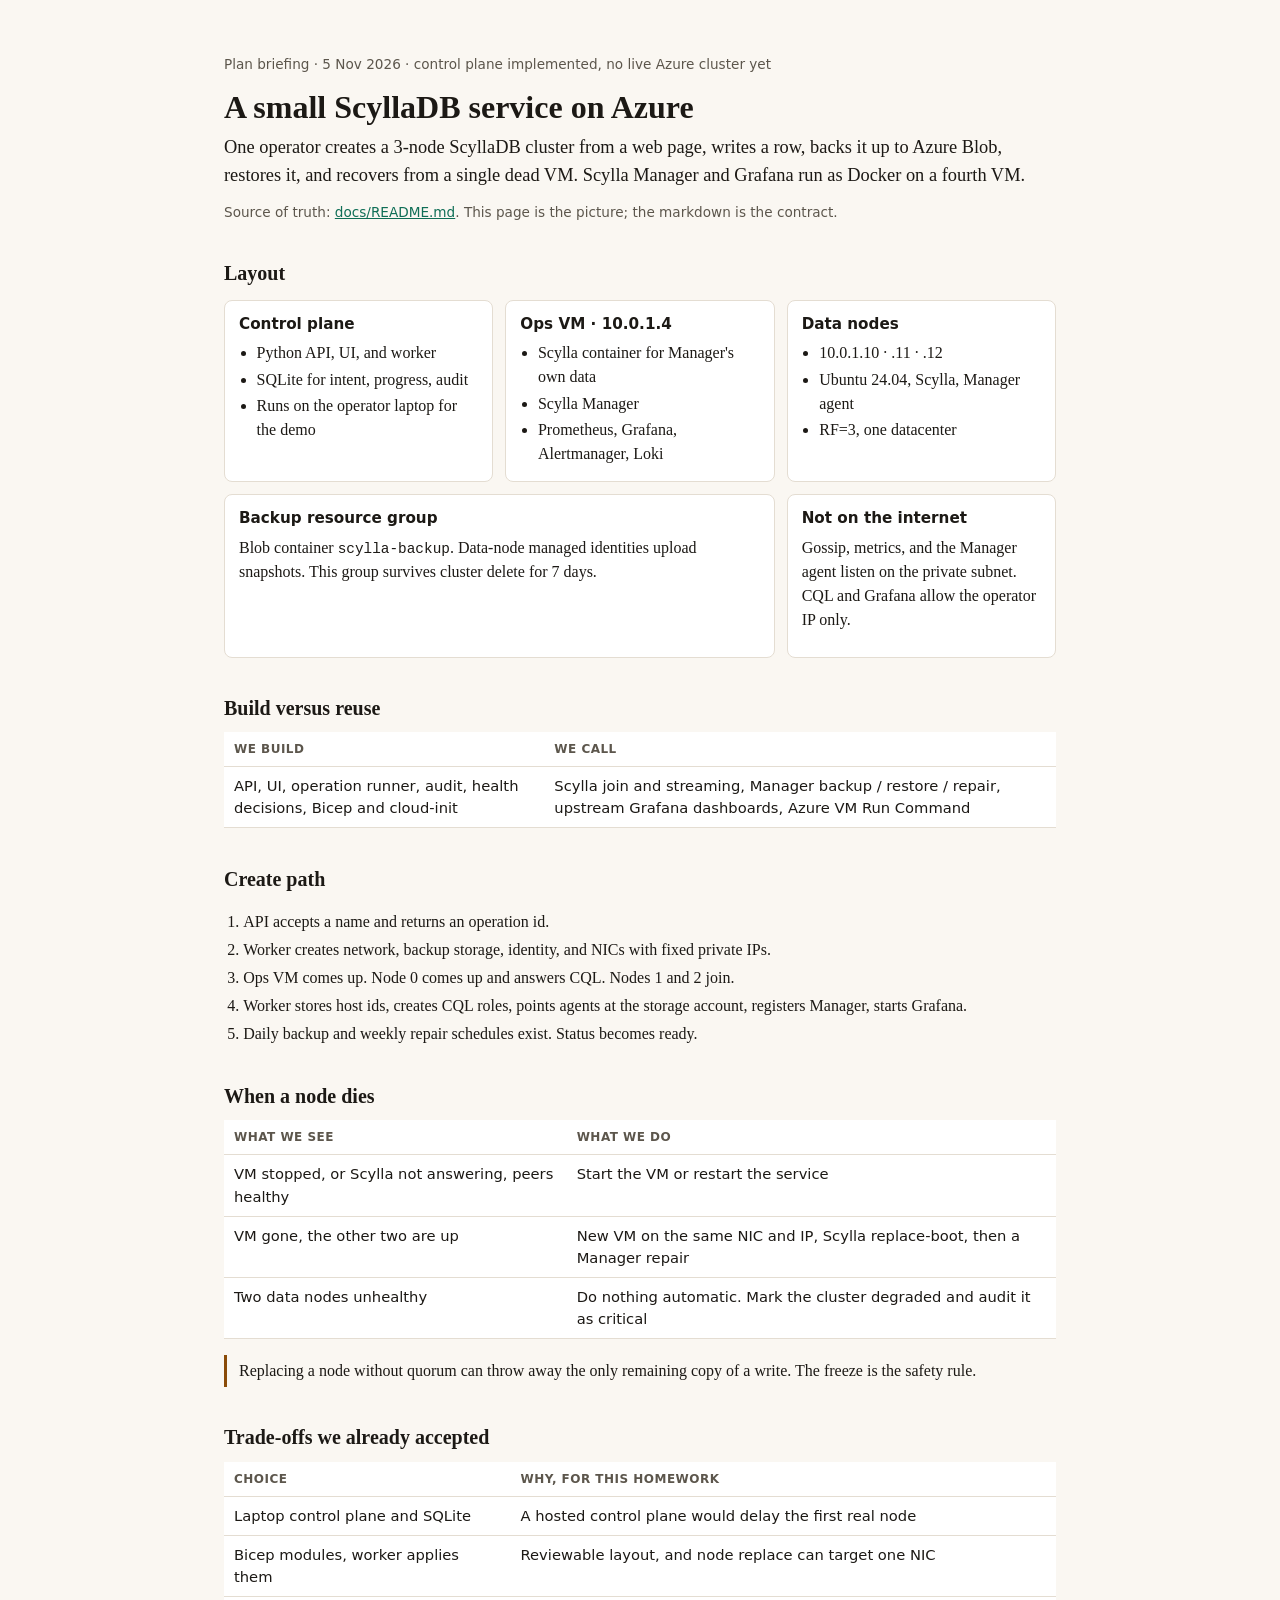
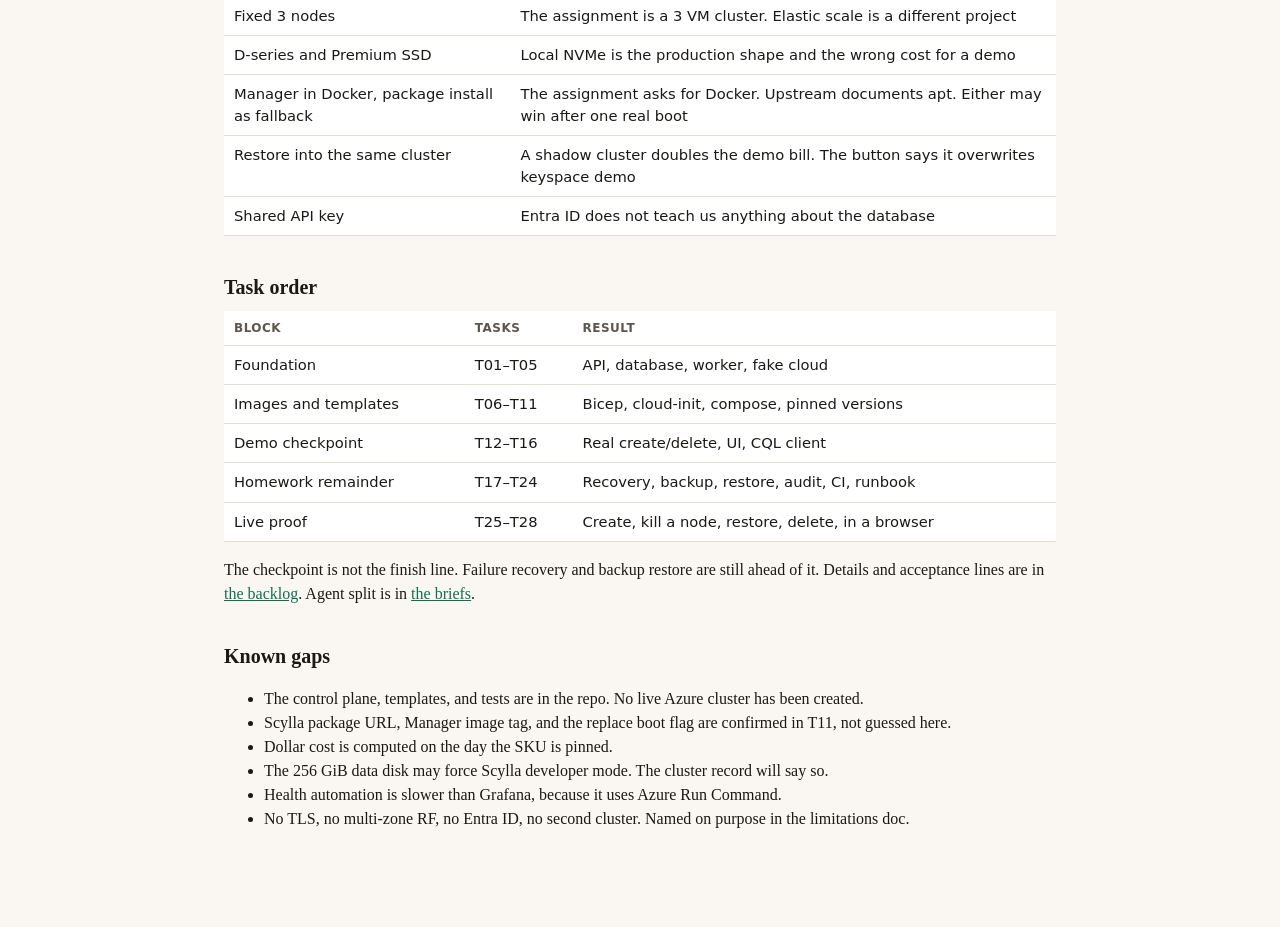
<file: docs/plan.html>
<!DOCTYPE html>
<html lang="en">
<head>
  <meta charset="utf-8">
  <meta name="viewport" content="width=device-width, initial-scale=1">
  <title>ScyllaDB on Azure — plan briefing</title>
  <style>
    :root {
      color-scheme: light;
      --ink: #1c1915;
      --muted: #5c564c;
      --line: #e4ddd2;
      --paper: #faf7f2;
      --card: #fff;
      --accent: #0f6e56;
      --warn: #8a4b08;
    }
    * { box-sizing: border-box; }
    body {
      margin: 0;
      font: 16px/1.5 "Iowan Old Style", Palatino, "Palatino Linotype", Georgia, serif;
      color: var(--ink);
      background: var(--paper);
    }
    main { max-width: 880px; margin: 0 auto; padding: 48px 24px 80px; }
    h1 { font-size: 2rem; line-height: 1.2; margin: 0 0 8px; }
    h2 { font-size: 1.25rem; margin: 2.2rem 0 0.6rem; }
    p { margin: 0.4rem 0 0.8rem; }
    .lede { font-size: 1.15rem; }
    .meta { color: var(--muted); font-family: ui-sans-serif, system-ui, sans-serif; font-size: 0.85rem; }
    a { color: var(--accent); }
    table { width: 100%; border-collapse: collapse; background: var(--card); margin: 0.6rem 0 1rem; }
    th, td { text-align: left; vertical-align: top; padding: 8px 10px; border-bottom: 1px solid var(--line); font-family: ui-sans-serif, system-ui, sans-serif; font-size: 0.92rem; }
    th { font-size: 0.75rem; letter-spacing: 0.04em; text-transform: uppercase; color: var(--muted); }
    .map { display: grid; grid-template-columns: 1fr 1fr 1fr; gap: 12px; margin: 12px 0 4px; }
    .box { background: var(--card); border: 1px solid var(--line); border-radius: 8px; padding: 12px 14px; }
    .box h3 { margin: 0 0 6px; font-size: 0.95rem; font-family: ui-sans-serif, system-ui, sans-serif; }
    .box ul { margin: 0; padding-left: 1.1rem; }
    .box li { margin: 0.15rem 0; }
    .span2 { grid-column: span 2; }
    .note { border-left: 3px solid var(--warn); padding: 4px 0 4px 12px; color: var(--ink); }
    ol.steps { padding-left: 1.2rem; }
    ol.steps li { margin: 0.25rem 0; }
    code { font-family: ui-monospace, SFMono-Regular, Menlo, Consolas, monospace; font-size: 0.9em; }
    @media (max-width: 720px) {
      .map { grid-template-columns: 1fr; }
      .span2 { grid-column: auto; }
    }
    @media print {
      body { background: white; }
      main { padding: 0; }
    }
  </style>
</head>
<body>
  <main>
    <p class="meta">Plan briefing · 5 Nov 2026 · control plane implemented, no live Azure cluster yet</p>
    <h1>A small ScyllaDB service on Azure</h1>
    <p class="lede">One operator creates a 3-node ScyllaDB cluster from a web page, writes a row, backs it up to Azure Blob, restores it, and recovers from a single dead VM. Scylla Manager and Grafana run as Docker on a fourth VM.</p>
    <p class="meta">Source of truth: <a href="README.md">docs/README.md</a>. This page is the picture; the markdown is the contract.</p>

    <h2>Layout</h2>
    <div class="map">
      <div class="box">
        <h3>Control plane</h3>
        <ul>
          <li>Python API, UI, and worker</li>
          <li>SQLite for intent, progress, audit</li>
          <li>Runs on the operator laptop for the demo</li>
        </ul>
      </div>
      <div class="box">
        <h3>Ops VM · 10.0.1.4</h3>
        <ul>
          <li>Scylla container for Manager's own data</li>
          <li>Scylla Manager</li>
          <li>Prometheus, Grafana, Alertmanager, Loki</li>
        </ul>
      </div>
      <div class="box">
        <h3>Data nodes</h3>
        <ul>
          <li>10.0.1.10 · .11 · .12</li>
          <li>Ubuntu 24.04, Scylla, Manager agent</li>
          <li>RF=3, one datacenter</li>
        </ul>
      </div>
      <div class="box span2">
        <h3>Backup resource group</h3>
        <p>Blob container <code>scylla-backup</code>. Data-node managed identities upload snapshots. This group survives cluster delete for 7 days.</p>
      </div>
      <div class="box">
        <h3>Not on the internet</h3>
        <p>Gossip, metrics, and the Manager agent listen on the private subnet. CQL and Grafana allow the operator IP only.</p>
      </div>
    </div>

    <h2>Build versus reuse</h2>
    <table>
      <thead><tr><th>We build</th><th>We call</th></tr></thead>
      <tbody>
        <tr><td>API, UI, operation runner, audit, health decisions, Bicep and cloud-init</td><td>Scylla join and streaming, Manager backup / restore / repair, upstream Grafana dashboards, Azure VM Run Command</td></tr>
      </tbody>
    </table>

    <h2>Create path</h2>
    <ol class="steps">
      <li>API accepts a name and returns an operation id.</li>
      <li>Worker creates network, backup storage, identity, and NICs with fixed private IPs.</li>
      <li>Ops VM comes up. Node 0 comes up and answers CQL. Nodes 1 and 2 join.</li>
      <li>Worker stores host ids, creates CQL roles, points agents at the storage account, registers Manager, starts Grafana.</li>
      <li>Daily backup and weekly repair schedules exist. Status becomes ready.</li>
    </ol>

    <h2>When a node dies</h2>
    <table>
      <thead><tr><th>What we see</th><th>What we do</th></tr></thead>
      <tbody>
        <tr><td>VM stopped, or Scylla not answering, peers healthy</td><td>Start the VM or restart the service</td></tr>
        <tr><td>VM gone, the other two are up</td><td>New VM on the same NIC and IP, Scylla replace-boot, then a Manager repair</td></tr>
        <tr><td>Two data nodes unhealthy</td><td>Do nothing automatic. Mark the cluster degraded and audit it as critical</td></tr>
      </tbody>
    </table>
    <p class="note">Replacing a node without quorum can throw away the only remaining copy of a write. The freeze is the safety rule.</p>

    <h2>Trade-offs we already accepted</h2>
    <table>
      <thead><tr><th>Choice</th><th>Why, for this homework</th></tr></thead>
      <tbody>
        <tr><td>Laptop control plane and SQLite</td><td>A hosted control plane would delay the first real node</td></tr>
        <tr><td>Bicep modules, worker applies them</td><td>Reviewable layout, and node replace can target one NIC</td></tr>
        <tr><td>Fixed 3 nodes</td><td>The assignment is a 3 VM cluster. Elastic scale is a different project</td></tr>
        <tr><td>D-series and Premium SSD</td><td>Local NVMe is the production shape and the wrong cost for a demo</td></tr>
        <tr><td>Manager in Docker, package install as fallback</td><td>The assignment asks for Docker. Upstream documents apt. Either may win after one real boot</td></tr>
        <tr><td>Restore into the same cluster</td><td>A shadow cluster doubles the demo bill. The button says it overwrites keyspace demo</td></tr>
        <tr><td>Shared API key</td><td>Entra ID does not teach us anything about the database</td></tr>
      </tbody>
    </table>

    <h2>Task order</h2>
    <table>
      <thead><tr><th>Block</th><th>Tasks</th><th>Result</th></tr></thead>
      <tbody>
        <tr><td>Foundation</td><td>T01–T05</td><td>API, database, worker, fake cloud</td></tr>
        <tr><td>Images and templates</td><td>T06–T11</td><td>Bicep, cloud-init, compose, pinned versions</td></tr>
        <tr><td>Demo checkpoint</td><td>T12–T16</td><td>Real create/delete, UI, CQL client</td></tr>
        <tr><td>Homework remainder</td><td>T17–T24</td><td>Recovery, backup, restore, audit, CI, runbook</td></tr>
        <tr><td>Live proof</td><td>T25–T28</td><td>Create, kill a node, restore, delete, in a browser</td></tr>
      </tbody>
    </table>
    <p>The checkpoint is not the finish line. Failure recovery and backup restore are still ahead of it. Details and acceptance lines are in <a href="tasks/backlog.md">the backlog</a>. Agent split is in <a href="tasks/agent-briefs.md">the briefs</a>.</p>

    <h2>Known gaps</h2>
    <ul>
      <li>The control plane, templates, and tests are in the repo. No live Azure cluster has been created.</li>
      <li>Scylla package URL, Manager image tag, and the replace boot flag are confirmed in T11, not guessed here.</li>
      <li>Dollar cost is computed on the day the SKU is pinned.</li>
      <li>The 256 GiB data disk may force Scylla developer mode. The cluster record will say so.</li>
      <li>Health automation is slower than Grafana, because it uses Azure Run Command.</li>
      <li>No TLS, no multi-zone RF, no Entra ID, no second cluster. Named on purpose in the limitations doc.</li>
    </ul>
  </main>
</body>
</html>
</file>
